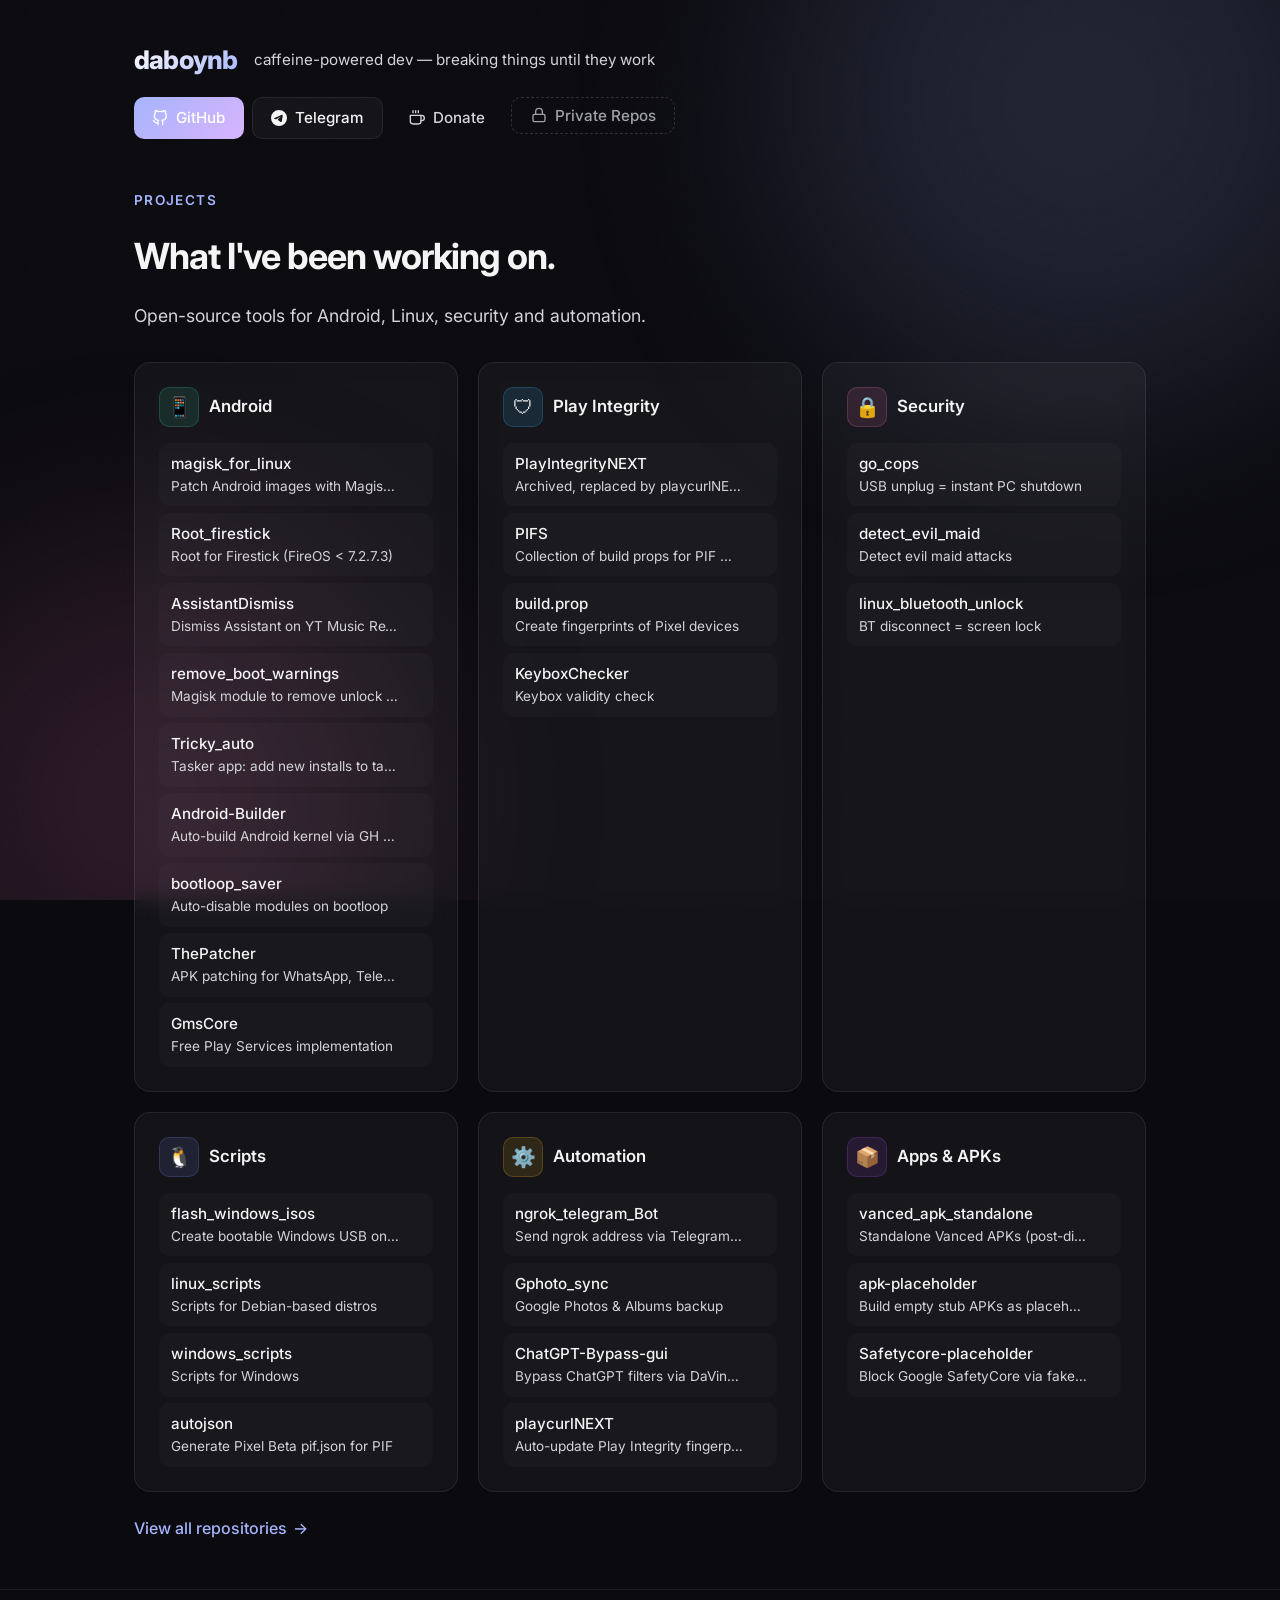
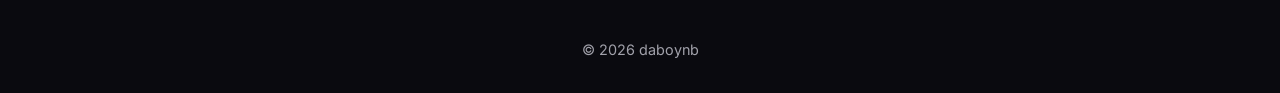
<file: index.html>
<!DOCTYPE html>
<html lang="en">
<head>
    <meta charset="UTF-8">
    <meta name="viewport" content="width=device-width, initial-scale=1.0">
    <title>daboynb</title>
    <link rel="preconnect" href="https://fonts.googleapis.com">
    <link rel="preconnect" href="https://fonts.gstatic.com" crossorigin>
    <link href="https://fonts.googleapis.com/css2?family=Inter:wght@400;500;600;700;800&display=swap" rel="stylesheet">
    <link rel="stylesheet" href="style.css">
</head>
<body>
    <div class="bg-glow"></div>
    <div class="noise"></div>

    <header class="header">
        <div class="header-left">
            <h1 id="site-title">daboynb</h1>
            <span class="tagline" id="tagline">caffeine-powered dev &mdash; breaking things until they work</span>
        </div>
        <nav class="header-links">
            <a href="https://github.com/daboynb" class="btn-primary">
                <svg width="16" height="16" viewBox="0 0 24 24" fill="none" stroke="currentColor" stroke-width="2" stroke-linecap="round" stroke-linejoin="round"><path d="M9 19c-5 1.5-5-2.5-7-3m14 6v-3.87a3.37 3.37 0 0 0-.94-2.61c3.14-.35 6.44-1.54 6.44-7A5.44 5.44 0 0 0 20 4.77 5.07 5.07 0 0 0 19.91 1S18.73.65 16 2.48a13.38 13.38 0 0 0-7 0C6.27.65 5.09 1 5.09 1A5.07 5.07 0 0 0 5 4.77a5.44 5.44 0 0 0-1.5 3.78c0 5.42 3.3 6.61 6.44 7A3.37 3.37 0 0 0 9 18.13V22"/></svg>
                GitHub
            </a>
            <span class="star-badge" id="star-count"></span>
            <a href="https://t.me/takidol" class="btn-secondary">
                <svg width="16" height="16" viewBox="0 0 24 24" fill="currentColor"><path d="M11.944 0A12 12 0 0 0 0 12a12 12 0 0 0 12 12 12 12 0 0 0 12-12A12 12 0 0 0 12 0a12 12 0 0 0-.056 0zm4.962 7.224c.1-.002.321.023.465.14a.506.506 0 0 1 .171.325c.016.093.036.306.02.472-.18 1.898-.962 6.502-1.36 8.627-.168.9-.499 1.201-.82 1.23-.696.065-1.225-.46-1.9-.902-1.056-.693-1.653-1.124-2.678-1.8-1.185-.78-.417-1.21.258-1.91.177-.184 3.247-2.977 3.307-3.23.007-.032.014-.15-.056-.212s-.174-.041-.249-.024c-.106.024-1.793 1.14-5.061 3.345-.479.33-.913.49-1.302.48-.428-.008-1.252-.241-1.865-.44-.752-.245-1.349-.374-1.297-.789.027-.216.325-.437.893-.663 3.498-1.524 5.83-2.529 6.998-3.014 3.332-1.386 4.025-1.627 4.476-1.635z"/></svg>
                Telegram
            </a>
            <a href="https://www.buymeacoffee.com/daboynb" class="btn-ghost">
                <svg width="16" height="16" viewBox="0 0 24 24" fill="none" stroke="currentColor" stroke-width="2" stroke-linecap="round" stroke-linejoin="round"><path d="M18 8h1a4 4 0 0 1 0 8h-1"/><path d="M2 8h16v9a4 4 0 0 1-4 4H6a4 4 0 0 1-4-4V8z"/><line x1="6" y1="1" x2="6" y2="4"/><line x1="10" y1="1" x2="10" y2="4"/><line x1="14" y1="1" x2="14" y2="4"/></svg>
                Donate
            </a>
            <div class="private-tab-wrapper">
                <button class="btn-private" id="private-tab">
                    <svg width="16" height="16" viewBox="0 0 24 24" fill="none" stroke="currentColor" stroke-width="2" stroke-linecap="round" stroke-linejoin="round"><rect x="3" y="11" width="18" height="11" rx="2" ry="2"/><path d="M7 11V7a5 5 0 0 1 10 0v4"/></svg>
                    Private Repos
                </button>
                <div class="private-dropdown" id="private-dropdown">
                    <div class="eyes-container">
                        <div class="eye">
                            <div class="pupil"></div>
                        </div>
                        <div class="eye">
                            <div class="pupil"></div>
                        </div>
                    </div>
                    <p class="private-text">nice try... they're private</p>
                </div>
            </div>
        </nav>
    </header>

    <div class="container">
        <section class="section">
            <span class="section-label">Projects</span>
            <h2 class="section-title">What I've been working on.</h2>
            <p class="section-desc">Open-source tools for Android, Linux, security and automation.</p>

            <div class="projects-grid">
                <!-- Android -->
                <div class="category-card cat-android">
                    <div class="category-header">
                        <div class="category-icon">&#x1F4F1;</div>
                        <span class="category-name">Android</span>
                    </div>
                    <div class="category-items">
                        <a href="https://github.com/daboynb/magisk_for_linux" class="proj-link">
                            <div class="proj-link-inner">
                                <span>magisk_for_linux</span>
                                <span class="proj-sub">Patch Android images with Magisk from PC</span>
                            </div>
                            <span class="arrow">&rarr;</span>
                        </a>
                        <a href="https://github.com/daboynb/Root_firestick" class="proj-link">
                            <div class="proj-link-inner">
                                <span>Root_firestick</span>
                                <span class="proj-sub">Root for Firestick (FireOS &lt; 7.2.7.3)</span>
                            </div>
                            <span class="arrow">&rarr;</span>
                        </a>
                        <a href="https://github.com/daboynb/AssistantDismiss" class="proj-link">
                            <div class="proj-link-inner">
                                <span>AssistantDismiss</span>
                                <span class="proj-sub">Dismiss Assistant on YT Music ReVanced</span>
                            </div>
                            <span class="arrow">&rarr;</span>
                        </a>
                        <a href="https://github.com/daboynb/remove_boot_warnings_a127f" class="proj-link">
                            <div class="proj-link-inner">
                                <span>remove_boot_warnings</span>
                                <span class="proj-sub">Magisk module to remove unlock warning</span>
                            </div>
                            <span class="arrow">&rarr;</span>
                        </a>
                        <a href="https://github.com/daboynb/Tricky_auto" class="proj-link">
                            <div class="proj-link-inner">
                                <span>Tricky_auto</span>
                                <span class="proj-sub">Tasker app: add new installs to target.txt</span>
                            </div>
                            <span class="arrow">&rarr;</span>
                        </a>
                        <a href="https://github.com/daboynb/Android-Builder" class="proj-link">
                            <div class="proj-link-inner">
                                <span>Android-Builder</span>
                                <span class="proj-sub">Auto-build Android kernel via GH Actions</span>
                            </div>
                            <span class="arrow">&rarr;</span>
                        </a>
                        <a href="https://github.com/daboynb/bootloop_saver" class="proj-link">
                            <div class="proj-link-inner">
                                <span>bootloop_saver</span>
                                <span class="proj-sub">Auto-disable modules on bootloop</span>
                            </div>
                            <span class="arrow">&rarr;</span>
                        </a>
                        <a href="https://github.com/daboynb/ThePatcher" class="proj-link">
                            <div class="proj-link-inner">
                                <span>ThePatcher</span>
                                <span class="proj-sub">APK patching for WhatsApp, Telegram &amp; Instagram</span>
                            </div>
                            <span class="arrow">&rarr;</span>
                        </a>
                        <a href="https://github.com/daboynb/GmsCore" class="proj-link">
                            <div class="proj-link-inner">
                                <span>GmsCore</span>
                                <span class="proj-sub">Free Play Services implementation</span>
                            </div>
                            <span class="arrow">&rarr;</span>
                        </a>
                    </div>
                </div>

                <!-- Play Integrity -->
                <div class="category-card cat-integrity">
                    <div class="category-header">
                        <div class="category-icon">&#x1F6E1;</div>
                        <span class="category-name">Play Integrity</span>
                    </div>
                    <div class="category-items">
                        <a href="https://github.com/daboynb/PlayIntegrityNEXT" class="proj-link">
                            <div class="proj-link-inner">
                                <span>PlayIntegrityNEXT</span>
                                <span class="proj-sub">Archived, replaced by playcurlNEXT</span>
                            </div>
                            <span class="arrow">&rarr;</span>
                        </a>
                        <a href="https://github.com/daboynb/PIFS" class="proj-link">
                            <div class="proj-link-inner">
                                <span>PIFS</span>
                                <span class="proj-sub">Collection of build props for PIF module</span>
                            </div>
                            <span class="arrow">&rarr;</span>
                        </a>
                        <a href="https://github.com/daboynb/build.prop" class="proj-link">
                            <div class="proj-link-inner">
                                <span>build.prop</span>
                                <span class="proj-sub">Create fingerprints of Pixel devices</span>
                            </div>
                            <span class="arrow">&rarr;</span>
                        </a>
                        <a href="https://github.com/daboynb/KeyboxChecker" class="proj-link">
                            <div class="proj-link-inner">
                                <span>KeyboxChecker</span>
                                <span class="proj-sub">Keybox validity check</span>
                            </div>
                            <span class="arrow">&rarr;</span>
                        </a>
                    </div>
                </div>

                <!-- Security -->
                <div class="category-card cat-security">
                    <div class="category-header">
                        <div class="category-icon">&#x1F512;</div>
                        <span class="category-name">Security</span>
                    </div>
                    <div class="category-items">
                        <a href="https://github.com/daboynb/go_cops" class="proj-link">
                            <div class="proj-link-inner">
                                <span>go_cops</span>
                                <span class="proj-sub">USB unplug = instant PC shutdown</span>
                            </div>
                            <span class="arrow">&rarr;</span>
                        </a>
                        <a href="https://github.com/daboynb/detect_evil_maid" class="proj-link">
                            <div class="proj-link-inner">
                                <span>detect_evil_maid</span>
                                <span class="proj-sub">Detect evil maid attacks</span>
                            </div>
                            <span class="arrow">&rarr;</span>
                        </a>
                        <a href="https://github.com/daboynb/linux_bluetooth_unlock" class="proj-link">
                            <div class="proj-link-inner">
                                <span>linux_bluetooth_unlock</span>
                                <span class="proj-sub">BT disconnect = screen lock</span>
                            </div>
                            <span class="arrow">&rarr;</span>
                        </a>
                    </div>
                </div>

                <!-- Scripts -->
                <div class="category-card cat-linux">
                    <div class="category-header">
                        <div class="category-icon">&#x1F427;</div>
                        <span class="category-name">Scripts</span>
                    </div>
                    <div class="category-items">
                        <a href="https://github.com/daboynb/flash_windows_isos_on_linux" class="proj-link">
                            <div class="proj-link-inner">
                                <span>flash_windows_isos</span>
                                <span class="proj-sub">Create bootable Windows USB on Linux</span>
                            </div>
                            <span class="arrow">&rarr;</span>
                        </a>
                        <a href="https://github.com/daboynb/linux_scripts" class="proj-link">
                            <div class="proj-link-inner">
                                <span>linux_scripts</span>
                                <span class="proj-sub">Scripts for Debian-based distros</span>
                            </div>
                            <span class="arrow">&rarr;</span>
                        </a>
                        <a href="https://github.com/daboynb/windows_scripts" class="proj-link">
                            <div class="proj-link-inner">
                                <span>windows_scripts</span>
                                <span class="proj-sub">Scripts for Windows</span>
                            </div>
                            <span class="arrow">&rarr;</span>
                        </a>
                        <a href="https://github.com/daboynb/autojson" class="proj-link">
                            <div class="proj-link-inner">
                                <span>autojson</span>
                                <span class="proj-sub">Generate Pixel Beta pif.json for PIF</span>
                            </div>
                            <span class="arrow">&rarr;</span>
                        </a>
                    </div>
                </div>

                <!-- Automation -->
                <div class="category-card cat-automation">
                    <div class="category-header">
                        <div class="category-icon">&#x2699;&#xFE0F;</div>
                        <span class="category-name">Automation</span>
                    </div>
                    <div class="category-items">
                        <a href="https://github.com/daboynb/ngrok_telegram_Bot" class="proj-link">
                            <div class="proj-link-inner">
                                <span>ngrok_telegram_Bot</span>
                                <span class="proj-sub">Send ngrok address via Telegram on boot</span>
                            </div>
                            <span class="arrow">&rarr;</span>
                        </a>
                        <a href="https://github.com/daboynb/Gphoto_sync" class="proj-link">
                            <div class="proj-link-inner">
                                <span>Gphoto_sync</span>
                                <span class="proj-sub">Google Photos &amp; Albums backup</span>
                            </div>
                            <span class="arrow">&rarr;</span>
                        </a>
                        <a href="https://github.com/daboynb/ChatGPT-Bypass-gui" class="proj-link">
                            <div class="proj-link-inner">
                                <span>ChatGPT-Bypass-gui</span>
                                <span class="proj-sub">Bypass ChatGPT filters via DaVinci API</span>
                            </div>
                            <span class="arrow">&rarr;</span>
                        </a>
                        <a href="https://github.com/daboynb/playcurlNEXT" class="proj-link">
                            <div class="proj-link-inner">
                                <span>playcurlNEXT</span>
                                <span class="proj-sub">Auto-update Play Integrity fingerprint</span>
                            </div>
                            <span class="arrow">&rarr;</span>
                        </a>
                    </div>
                </div>

                <!-- Apps & APKs -->
                <div class="category-card cat-apps">
                    <div class="category-header">
                        <div class="category-icon">&#x1F4E6;</div>
                        <span class="category-name">Apps &amp; APKs</span>
                    </div>
                    <div class="category-items">
                        <a href="https://github.com/daboynb/vanced_apk_standalone" class="proj-link">
                            <div class="proj-link-inner">
                                <span>vanced_apk_standalone</span>
                                <span class="proj-sub">Standalone Vanced APKs (post-discontinuation)</span>
                            </div>
                            <span class="arrow">&rarr;</span>
                        </a>
                        <a href="https://github.com/daboynb/apk-placeholder" class="proj-link">
                            <div class="proj-link-inner">
                                <span>apk-placeholder</span>
                                <span class="proj-sub">Build empty stub APKs as placeholders</span>
                            </div>
                            <span class="arrow">&rarr;</span>
                        </a>
                        <a href="https://github.com/daboynb/Safetycore-placeholder" class="proj-link">
                            <div class="proj-link-inner">
                                <span>Safetycore-placeholder</span>
                                <span class="proj-sub">Block Google SafetyCore via fake APK</span>
                            </div>
                            <span class="arrow">&rarr;</span>
                        </a>
                    </div>
                </div>

            </div>

            <a href="https://github.com/daboynb?tab=repositories" class="view-all">
                View all repositories <span>&rarr;</span>
            </a>
        </section>
    </div>

    <footer>
        <div class="container">
            <span id="footer-text">&copy; 2026 daboynb</span>
        </div>
    </footer>

    <script src="script.js"></script>
</body>
</html>
</file>
<file: style.css>
*, *::before, *::after {
    box-sizing: border-box;
    margin: 0;
    padding: 0;
}

:root {
    --bg: #0a0a0f;
    --surface: rgba(255, 255, 255, 0.04);
    --surface-hover: rgba(255, 255, 255, 0.08);
    --border: rgba(255, 255, 255, 0.08);
    --border-hover: rgba(255, 255, 255, 0.15);
    --text: #f4f4f5;
    --text-muted: #d4d4d8;
    --text-dim: #a1a1aa;
    --accent-1: #a5b4fc;
    --accent-2: #d8b4fe;
    --accent-3: #f472b6;
}

html {
    scroll-behavior: smooth;
}

body {
    font-family: 'Inter', -apple-system, BlinkMacSystemFont, sans-serif;
    background: var(--bg);
    color: var(--text);
    line-height: 1.6;
    overflow-x: hidden;
}

/* Ambient background glow */
.bg-glow {
    position: fixed;
    inset: 0;
    z-index: -1;
    overflow: hidden;
    pointer-events: none;
}

.bg-glow::before,
.bg-glow::after {
    content: '';
    position: absolute;
    border-radius: 50%;
    filter: blur(120px);
    opacity: 0.15;
    animation: float 20s ease-in-out infinite;
}

.bg-glow::before {
    width: 600px;
    height: 600px;
    background: var(--accent-1);
    top: -200px;
    right: -100px;
}

.bg-glow::after {
    width: 500px;
    height: 500px;
    background: var(--accent-3);
    bottom: -150px;
    left: -100px;
    animation-delay: -10s;
}

@keyframes float {
    0%, 100% { transform: translate(0, 0) scale(1); }
    33% { transform: translate(30px, -30px) scale(1.05); }
    66% { transform: translate(-20px, 20px) scale(0.95); }
}

/* Noise overlay */
.noise {
    position: fixed;
    inset: 0;
    z-index: -1;
    pointer-events: none;
    opacity: 0.03;
    background-image: url("data:image/svg+xml,%3Csvg viewBox='0 0 256 256' xmlns='http://www.w3.org/2000/svg'%3E%3Cfilter id='n'%3E%3CfeTurbulence type='fractalNoise' baseFrequency='0.9' numOctaves='4' stitchTiles='stitch'/%3E%3C/filter%3E%3Crect width='100%25' height='100%25' filter='url(%23n)'/%3E%3C/svg%3E");
    background-repeat: repeat;
    background-size: 256px;
}

/* Layout */
.container {
    max-width: 1060px;
    margin: 0 auto;
    padding: 0 1.5rem;
}

/* ── Header ── */
.header {
    max-width: 1060px;
    margin: 0 auto;
    padding: 2.5rem 1.5rem 2rem;
    display: flex;
    align-items: center;
    justify-content: space-between;
    gap: 1rem;
    flex-wrap: wrap;
}

.header-left {
    display: flex;
    align-items: center;
    gap: 1rem;
}

.header h1 {
    font-size: 1.6rem;
    font-weight: 800;
    letter-spacing: -0.03em;
    background: linear-gradient(135deg, #fff 0%, var(--accent-1) 50%, var(--accent-2) 100%);
    background-size: 200% 200%;
    -webkit-background-clip: text;
    background-clip: text;
    -webkit-text-fill-color: transparent;
    animation: gradient-shift 6s ease-in-out infinite;
}

@keyframes gradient-shift {
    0%, 100% { background-position: 0% 50%; }
    50% { background-position: 100% 50%; }
}

.header .tagline {
    font-size: 0.95rem;
    color: var(--text-muted);
    font-weight: 400;
}

.header-links {
    display: flex;
    gap: 0.5rem;
    flex-wrap: wrap;
}

.header-links a {
    display: inline-flex;
    align-items: center;
    gap: 0.5rem;
    padding: 0.5rem 1.15rem;
    border-radius: 10px;
    font-size: 0.95rem;
    font-weight: 500;
    text-decoration: none;
    transition: all 0.3s cubic-bezier(0.16, 1, 0.3, 1);
}

.btn-primary {
    background: linear-gradient(135deg, var(--accent-1), var(--accent-2));
    color: #fff;
}

.btn-primary:hover {
    transform: translateY(-1px);
    box-shadow: 0 6px 20px rgba(129, 140, 248, 0.3);
}

.star-badge {
    display: none;
    background: rgba(251, 191, 36, 0.12);
    border: 1px solid rgba(251, 191, 36, 0.25);
    padding: 0.5rem 1.15rem;
    border-radius: 10px;
    font-size: 0.95rem;
    font-weight: 500;
    color: #fbbf24;
}

.star-badge.visible {
    display: inline-flex;
    align-items: center;
    gap: 0.25rem;
}

.btn-secondary {
    background: var(--surface);
    color: var(--text);
    border: 1px solid var(--border);
    backdrop-filter: blur(10px);
}

.btn-secondary:hover {
    background: var(--surface-hover);
    border-color: var(--border-hover);
    transform: translateY(-1px);
}

.btn-ghost {
    background: transparent;
    color: var(--text-muted);
    padding: 0.45rem 0.75rem;
}

.btn-ghost:hover {
    color: var(--text);
}

/* ── Section shared ── */
.section {
    padding: 1rem 0 3rem;
}

.section-label {
    display: inline-block;
    font-size: 0.85rem;
    font-weight: 600;
    text-transform: uppercase;
    letter-spacing: 0.1em;
    color: var(--accent-1);
    margin-bottom: 1rem;
}

.section-title {
    font-size: clamp(1.75rem, 4vw, 2.25rem);
    font-weight: 700;
    letter-spacing: -0.03em;
    margin-bottom: 1rem;
}

.section-desc {
    color: var(--text-muted);
    max-width: 540px;
    font-size: 1.1rem;
}

/* ── Projects ── */
.projects-grid {
    margin-top: 2rem;
    display: grid;
    grid-template-columns: repeat(3, 1fr);
    gap: 1.25rem;
    overflow: hidden;
}

.category-card {
    padding: 1.5rem;
    border-radius: 16px;
    background: var(--surface);
    border: 1px solid var(--border);
    backdrop-filter: blur(10px);
    transition: all 0.3s ease;
    min-width: 0;
    overflow: hidden;
}

.category-card:hover {
    border-color: var(--border-hover);
    background: var(--surface-hover);
}

.category-header {
    display: flex;
    align-items: center;
    gap: 0.6rem;
    margin-bottom: 1rem;
}

.category-icon {
    width: 40px;
    height: 40px;
    border-radius: 10px;
    display: flex;
    align-items: center;
    justify-content: center;
    font-size: 1.25rem;
}

.cat-android .category-icon { background: rgba(52, 211, 153, 0.12); border: 1px solid rgba(52, 211, 153, 0.2); }
.cat-integrity .category-icon { background: rgba(56, 189, 248, 0.12); border: 1px solid rgba(56, 189, 248, 0.2); }
.cat-security .category-icon { background: rgba(244, 114, 182, 0.12); border: 1px solid rgba(244, 114, 182, 0.2); }
.cat-linux .category-icon { background: rgba(129, 140, 248, 0.12); border: 1px solid rgba(129, 140, 248, 0.2); }
.cat-automation .category-icon { background: rgba(251, 191, 36, 0.12); border: 1px solid rgba(251, 191, 36, 0.2); }
.cat-apps .category-icon { background: rgba(168, 85, 247, 0.12); border: 1px solid rgba(168, 85, 247, 0.2); }

.category-name {
    font-size: 1.05rem;
    font-weight: 600;
}

.category-items {
    display: flex;
    flex-direction: column;
    gap: 0.4rem;
}

.proj-link {
    display: flex;
    align-items: center;
    justify-content: space-between;
    gap: 0.5rem;
    padding: 0.55rem 0.75rem;
    border-radius: 10px;
    text-decoration: none;
    color: var(--text);
    font-size: 0.95rem;
    font-weight: 500;
    transition: all 0.2s ease;
    background: rgba(255, 255, 255, 0.02);
}

.proj-link:hover {
    background: rgba(255, 255, 255, 0.06);
}

.proj-link .arrow {
    opacity: 0;
    font-size: 0.9rem;
    color: var(--accent-1);
    transition: all 0.2s ease;
    flex-shrink: 0;
}

.proj-link:hover .arrow {
    opacity: 1;
    transform: translateX(2px);
}

.proj-link .proj-sub {
    font-weight: 400;
    color: var(--text-muted);
    font-size: 0.85rem;
    white-space: nowrap;
    overflow: hidden;
    text-overflow: ellipsis;
}

.proj-link-inner {
    display: flex;
    flex-direction: column;
    min-width: 0;
}

.view-all {
    display: inline-flex;
    align-items: center;
    gap: 0.4rem;
    margin-top: 1.5rem;
    font-size: 1rem;
    font-weight: 500;
    color: var(--accent-1);
    text-decoration: none;
    transition: gap 0.3s ease;
}

.view-all:hover {
    gap: 0.7rem;
}

/* ── Footer ── */
footer {
    text-align: center;
    padding: 3rem 1.5rem 2rem;
    font-size: 0.9rem;
    color: var(--text-dim);
    border-top: 1px solid var(--border);
}

/* ── Private Repos tab ── */
.private-tab-wrapper {
    position: relative;
}

.btn-private {
    display: inline-flex;
    align-items: center;
    gap: 0.5rem;
    padding: 0.5rem 1.15rem;
    border-radius: 10px;
    font-size: 0.95rem;
    font-weight: 500;
    font-family: inherit;
    text-decoration: none;
    transition: all 0.3s cubic-bezier(0.16, 1, 0.3, 1);
    background: transparent;
    color: var(--text-dim);
    border: 1px dashed rgba(255, 255, 255, 0.15);
    cursor: pointer;
}

.btn-private:hover {
    color: var(--text);
    border-color: rgba(255, 255, 255, 0.3);
}

.private-dropdown {
    display: none;
    position: absolute;
    top: calc(100% + 0.5rem);
    right: 0;
    background: rgba(18, 18, 28, 0.95);
    border: 1px solid var(--border-hover);
    border-radius: 12px;
    padding: 1.25rem 1.5rem;
    flex-direction: column;
    align-items: center;
    gap: 0.75rem;
    backdrop-filter: blur(16px);
    z-index: 100;
    white-space: nowrap;
}

.private-dropdown.open {
    display: flex;
}

.eyes-container {
    display: flex;
    gap: 1.25rem;
}

.eye {
    width: 36px;
    height: 36px;
    background: #fff;
    border-radius: 50%;
    display: flex;
    align-items: center;
    justify-content: center;
    position: relative;
    box-shadow: inset 0 2px 6px rgba(0, 0, 0, 0.2);
}

.pupil {
    width: 14px;
    height: 14px;
    background: #1a1a2e;
    border-radius: 50%;
    position: absolute;
    transition: transform 0.08s ease-out;
}

.pupil::after {
    content: '';
    position: absolute;
    width: 5px;
    height: 5px;
    background: rgba(255, 255, 255, 0.7);
    border-radius: 50%;
    top: 2px;
    right: 2px;
}

.private-text {
    color: var(--text-dim);
    font-size: 0.85rem;
    font-style: italic;
}

/* ── Clickable title ── */
#site-title {
    cursor: pointer;
    user-select: none;
}

#site-title:active {
    transform: scale(0.96);
}

.tagline {
    transition: opacity 0.2s ease;
}

/* ── Footer easter egg ── */
#footer-text {
    cursor: pointer;
    transition: all 0.3s ease;
    display: inline-block;
}

#footer-text:hover {
    color: var(--text-muted);
}

/* ── Konami code coffee rain ── */
.coffee-drop {
    position: fixed;
    top: -40px;
    font-size: 1.5rem;
    z-index: 9999;
    pointer-events: none;
    animation: coffee-fall linear forwards;
}

@keyframes coffee-fall {
    0% {
        transform: translateY(0) rotate(0deg);
        opacity: 1;
    }
    80% {
        opacity: 1;
    }
    100% {
        transform: translateY(calc(100vh + 40px)) rotate(360deg);
        opacity: 0;
    }
}

/* ── Responsive ── */
@media (max-width: 900px) {
    .projects-grid {
        grid-template-columns: 1fr 1fr;
    }
}

@media (max-width: 600px) {
    .header {
        flex-direction: column;
        align-items: flex-start;
        padding: 1.5rem 1.5rem 1rem;
    }

    .projects-grid {
        grid-template-columns: 1fr;
    }

    .section {
        padding: 1rem 0 2rem;
    }
}
</file>
